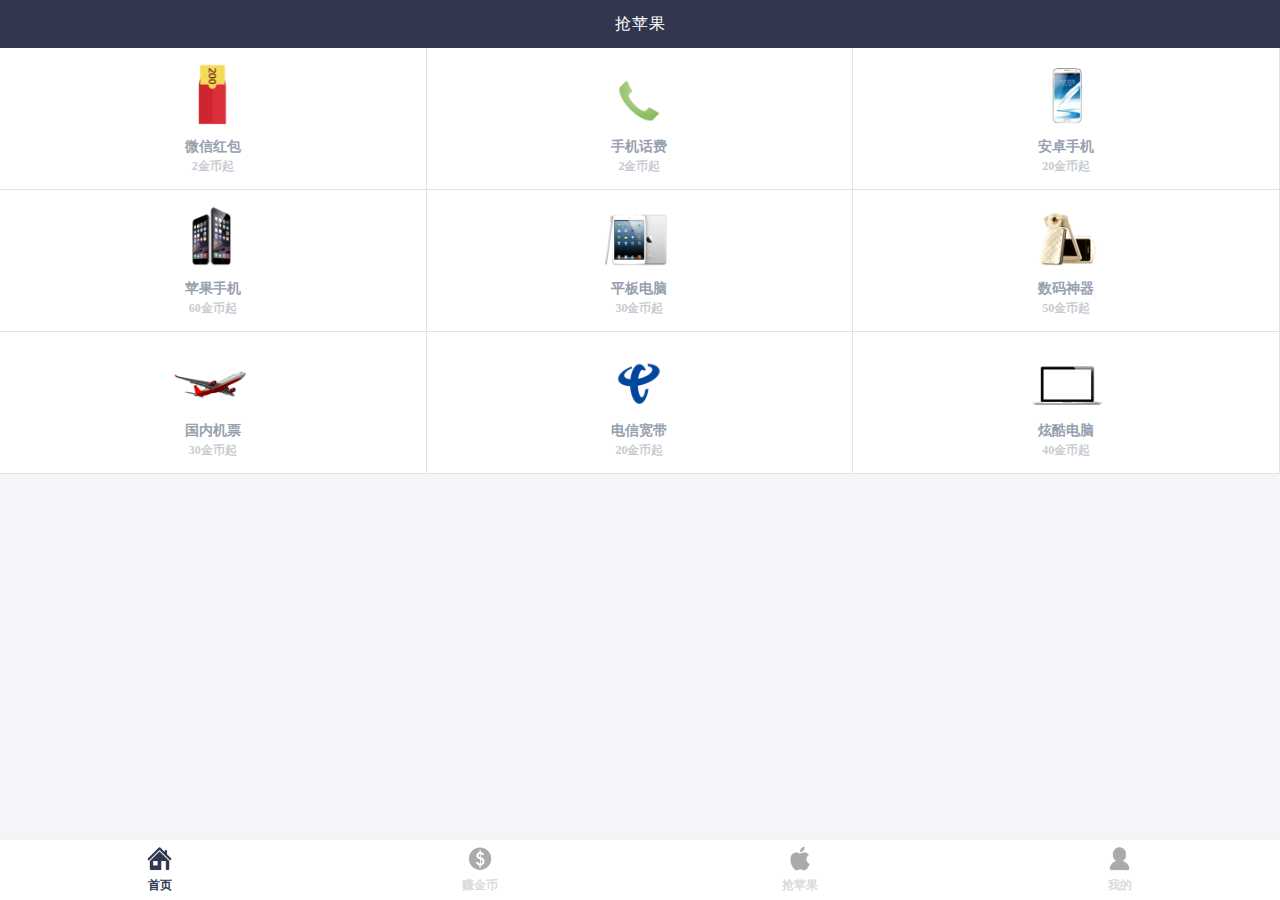
<file: index.html>
<!DOCTYPE html>
<html>
<head>
<meta http-equiv="Content-Type" content="text/html; charset=utf-8" />
<meta name="viewport" content="initial-scale=1.0, maximum-scale=1.0, user-scalable=no" />
<meta name="keywords" content="抢苹果" />
<meta name="description" content="抢苹果" />
<title>抢苹果</title>
<link href="css/public.css" rel="stylesheet" />
</head>
<body>
    <header>
        <h1>抢苹果</h1>
    </header>
    
    <div class="container white-container">
        <ul class="list-home clearfix">
            <li>
                <a href="grapapple.html">
                    <img src="images/red_packet_icon@2x.png" />
                    <h3>微信红包</h3>
                    <h4>2金币起</h4>
                </a>
            </li>
            <li>
                <a href="grapapple.html">
                    <img src="images/telephone_charge_icon@2x.png" />
                    <h3>手机话费</h3>
                    <h4>2金币起</h4>
                </a>
            </li>
            <li>
                <a href="grapapple.html">
                    <img src="images/Android_Phone_icon@2x.png" />
                    <h3>安卓手机</h3>
                    <h4>20金币起</h4>
                </a>
            </li>
            <li>
                <a href="grapapple.html">
                    <img src="images/Apple_iPhone_icon@2x.png" />
                    <h3>苹果手机</h3>
                    <h4>60金币起</h4>
                </a>
            </li>
            <li>
                <a href="grapapple.html">
                    <img src="images/tablet_PC_icon@2x.png" />
                    <h3>平板电脑</h3>
                    <h4>30金币起</h4>
                </a>
            </li>
            <li>
                <a href="grapapple.html">
                    <img src="images/digital_camera_icon@2x.png" />
                    <h3>数码神器</h3>
                    <h4>50金币起</h4>
                </a>
            </li>
            <li>
                <a href="grapapple.html">
                    <img src="images/air_ticket_icon@2x.png" />
                    <h3>国内机票</h3>
                    <h4>30金币起</h4>
                </a>
            </li>
            <li>
                <a href="grapapple.html">
                    <img src="images/broadband_icon@2x.png" />
                    <h3>电信宽带</h3>
                    <h4>20金币起</h4>
                </a>
            </li>
            <li>
                <a href="grapapple.html">
                    <img src="images/laptop_icon@2x.png" />
                    <h3>炫酷电脑</h3>
                    <h4>40金币起</h4>
                </a>
            </li>
        </ul>
    </div>
    
    <footer>
        <ul class="list-footer clearfix">
            <li class="active">
                <a href="index.html">
                    <img src="images/home_page_icon_h@2x.png" />
                    <h3>首页</h3>
                </a>
            </li>
            <li>
                <a href="earncoins.html">
                    <img src="images/make_money_icon@2x.png" />
                    <h3>赚金币</h3>
                </a>
            </li>
            <li>
                <a href="grapapple.html">
                    <img src="images/apple_icon@2x.png" />
                    <h3>抢苹果</h3>
                </a>
            </li>
            <li>
                <a href="personinfo.html">
                    <img src="images/mine_icon@2x.png" />
                    <h3>我的</h3>
                </a>
            </li>
        </ul>
    </footer>
</body>
</html>
</file>
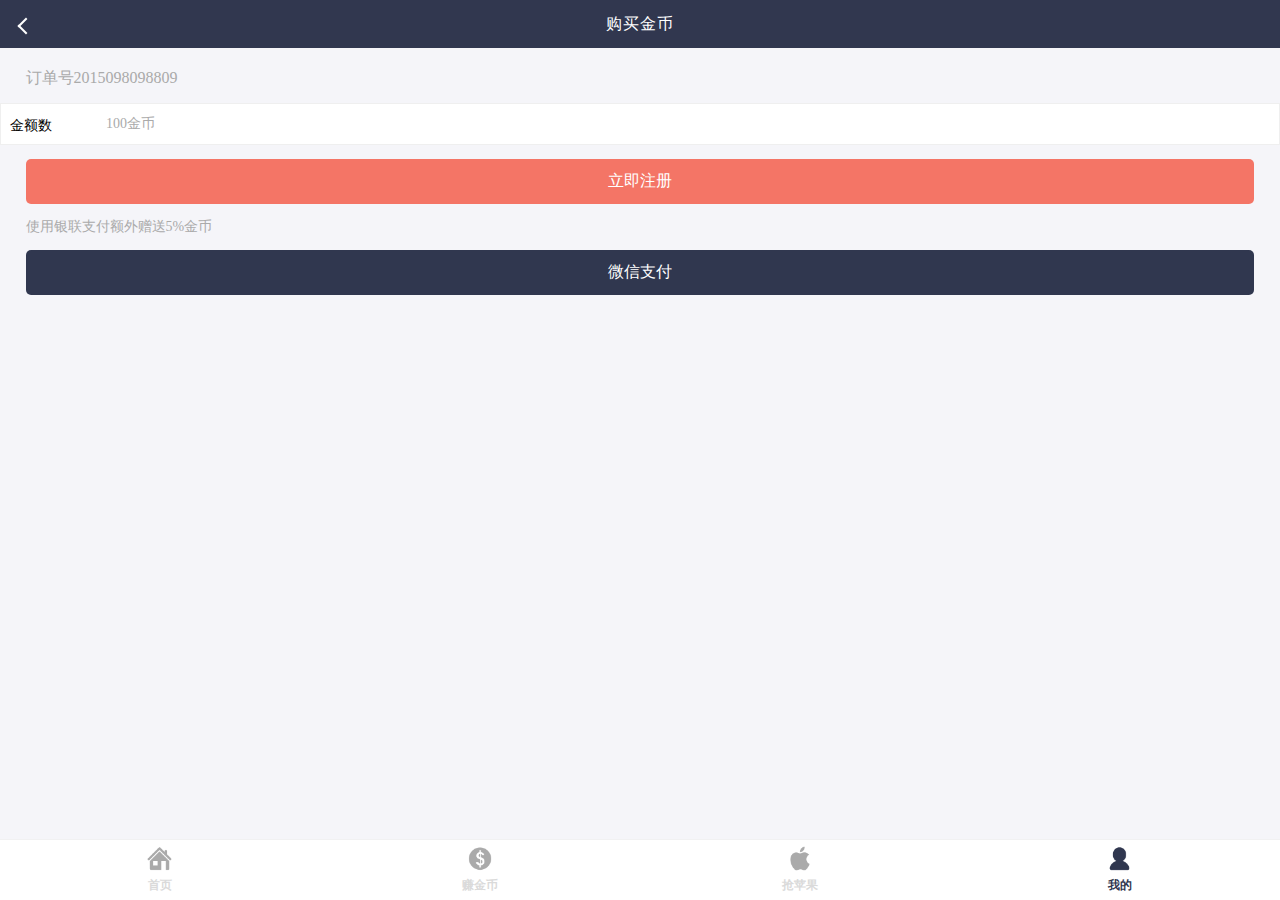
<file: buycoins.html>
<!DOCTYPE html>
<html>
<head>
<meta http-equiv="Content-Type" content="text/html; charset=utf-8" />
<meta name="viewport" content="initial-scale=1.0, maximum-scale=1.0, user-scalable=no" />
<meta name="keywords" content="抢苹果" />
<meta name="description" content="抢苹果" />
<title>抢苹果</title>
<link href="css/public.css" rel="stylesheet" />
</head>
<body>
    <header>
        <div class="return" onclick="window.history.go(-1)"></div>
        <h1>购买金币</h1>
    </header>
    
    <div class="container b-f5f5f9">
        <div class="dbspace"></div>
        <p class="w-96 c-aaaaaa">订单号2015098098809</p>
        <div class="relative">
            <input type="text" class="text-input" value="100金币" />
            <div class="text-tips">金额数</div>
        </div>
        <button class="btn btn-success">立即注册</button>
        <p class="w-96 c-aaaaaa f-14">使用银联支付额外赠送5%金币</p>
        <button class="btn btn-default">微信支付</button>
    </div>
    
    <footer>
        <ul class="list-footer clearfix">
            <li>
                <a href="index.html">
                    <img src="images/home_page_icon@2x.png" />
                    <h3>首页</h3>
                </a>
            </li>
            <li>
                <a href="earncoins.html">
                    <img src="images/make_money_icon@2x.png" />
                    <h3>赚金币</h3>
                </a>
            </li>
            <li>
                <a href="grapapple.html">
                    <img src="images/apple_icon@2x.png" />
                    <h3>抢苹果</h3>
                </a>
            </li>
            <li class="active">
                <a href="personinfo.html">
                    <img src="images/mine_icon_h@2x.png" />
                    <h3>我的</h3>
                </a>
            </li>
        </ul>
    </footer>
</body>
</html>
</file>
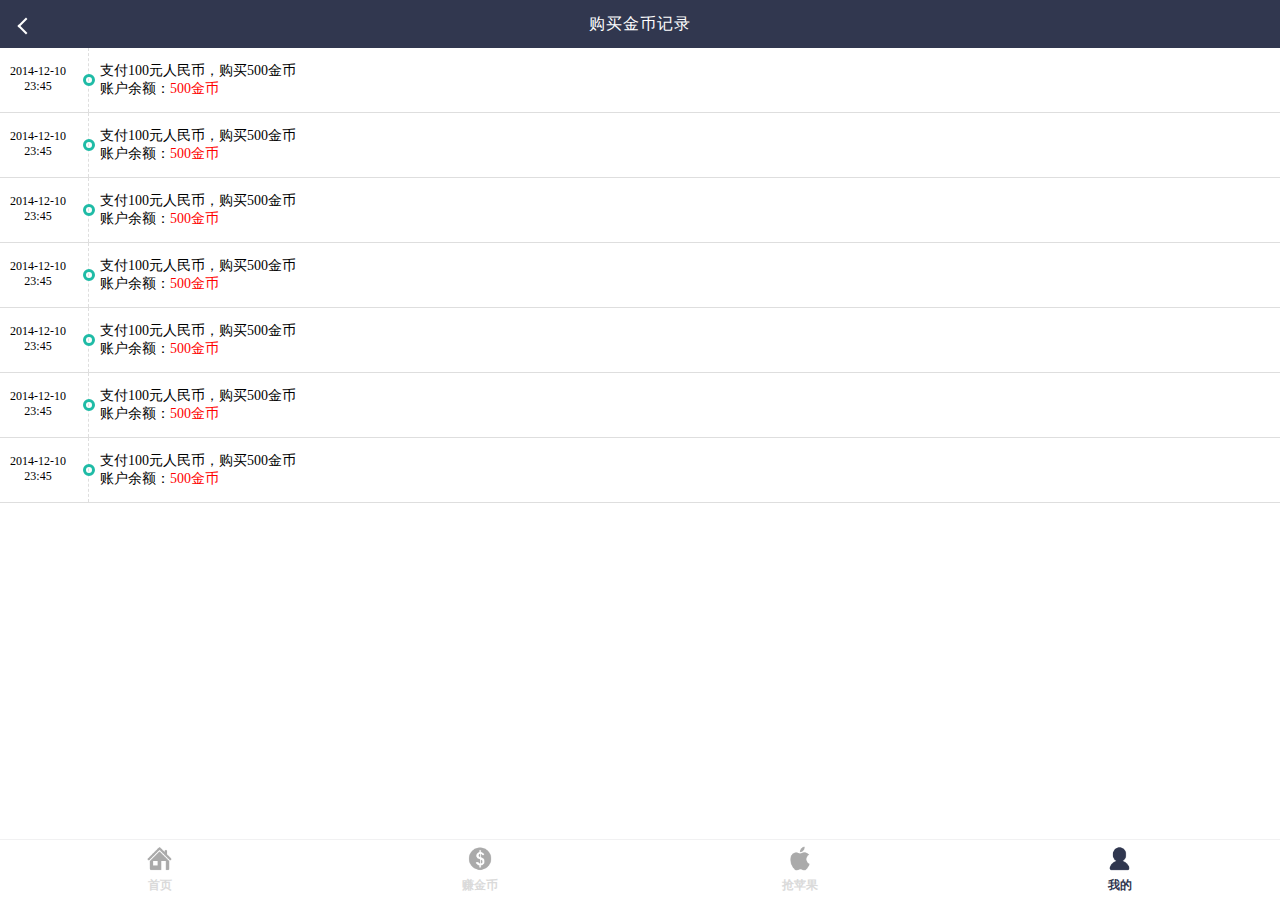
<file: buycoinsrecord.html>
<!DOCTYPE html>
<html>
<head>
<meta http-equiv="Content-Type" content="text/html; charset=utf-8" />
<meta name="viewport" content="initial-scale=1.0, maximum-scale=1.0, user-scalable=no" />
<meta name="keywords" content="抢苹果" />
<meta name="description" content="抢苹果" />
<title>抢苹果</title>
<link href="css/public.css" rel="stylesheet" />
</head>
<body class="white-body">
    <header>
        <div class="return" onclick="window.history.go(-1)"></div>
        <h1>购买金币记录</h1>
    </header>
    
    <div class="container">
        <ul class="list-record">
            <li>
                <div class="list-record-left">
                    <div class="list-record-time">
                         <p>2014-12-10</p>
                        <p>23:45</p>
                    </div>
                   
                    <div class="list-record-cicle"></div>
                </div>
                <div class="list-record-right">
                    <p>支付100元人民币，购买500金币</p>
                    <p>账户余额：<span class="red">500金币</span></p>
                </div>
            </li>
            
            <li>
                <div class="list-record-left">
                    <div class="list-record-time">
                         <p>2014-12-10</p>
                        <p>23:45</p>
                    </div>
                   
                    <div class="list-record-cicle"></div>
                </div>
                <div class="list-record-right">
                    <p>支付100元人民币，购买500金币</p>
                    <p>账户余额：<span class="red">500金币</span></p>
                </div>
            </li>
            
            <li>
                <div class="list-record-left">
                    <div class="list-record-time">
                         <p>2014-12-10</p>
                        <p>23:45</p>
                    </div>
                   
                    <div class="list-record-cicle"></div>
                </div>
                <div class="list-record-right">
                    <p>支付100元人民币，购买500金币</p>
                    <p>账户余额：<span class="red">500金币</span></p>
                </div>
            </li>
            
            <li>
                <div class="list-record-left">
                    <div class="list-record-time">
                         <p>2014-12-10</p>
                        <p>23:45</p>
                    </div>
                   
                    <div class="list-record-cicle"></div>
                </div>
                <div class="list-record-right">
                    <p>支付100元人民币，购买500金币</p>
                    <p>账户余额：<span class="red">500金币</span></p>
                </div>
            </li>
            
            <li>
                <div class="list-record-left">
                    <div class="list-record-time">
                         <p>2014-12-10</p>
                        <p>23:45</p>
                    </div>
                   
                    <div class="list-record-cicle"></div>
                </div>
                <div class="list-record-right">
                    <p>支付100元人民币，购买500金币</p>
                    <p>账户余额：<span class="red">500金币</span></p>
                </div>
            </li>
            
            <li>
                <div class="list-record-left">
                    <div class="list-record-time">
                         <p>2014-12-10</p>
                        <p>23:45</p>
                    </div>
                   
                    <div class="list-record-cicle"></div>
                </div>
                <div class="list-record-right">
                    <p>支付100元人民币，购买500金币</p>
                    <p>账户余额：<span class="red">500金币</span></p>
                </div>
            </li>
            
            <li>
                <div class="list-record-left">
                    <div class="list-record-time">
                         <p>2014-12-10</p>
                        <p>23:45</p>
                    </div>
                   
                    <div class="list-record-cicle"></div>
                </div>
                <div class="list-record-right">
                    <p>支付100元人民币，购买500金币</p>
                    <p>账户余额：<span class="red">500金币</span></p>
                </div>
            </li>
        </ul>
    </div>
    
    <footer>
        <ul class="list-footer clearfix">
            <li>
                <a href="index.html">
                    <img src="images/home_page_icon@2x.png" />
                    <h3>首页</h3>
                </a>
            </li>
            <li>
                <a href="earncoins.html">
                    <img src="images/make_money_icon@2x.png" />
                    <h3>赚金币</h3>
                </a>
            </li>
            <li>
                <a href="grapapple.html">
                    <img src="images/apple_icon@2x.png" />
                    <h3>抢苹果</h3>
                </a>
            </li>
            <li class="active">
                <a href="personinfo.html">
                    <img src="images/mine_icon_h@2x.png" />
                    <h3>我的</h3>
                </a>
            </li>
        </ul>
    </footer>
</body>
</html>
</file>
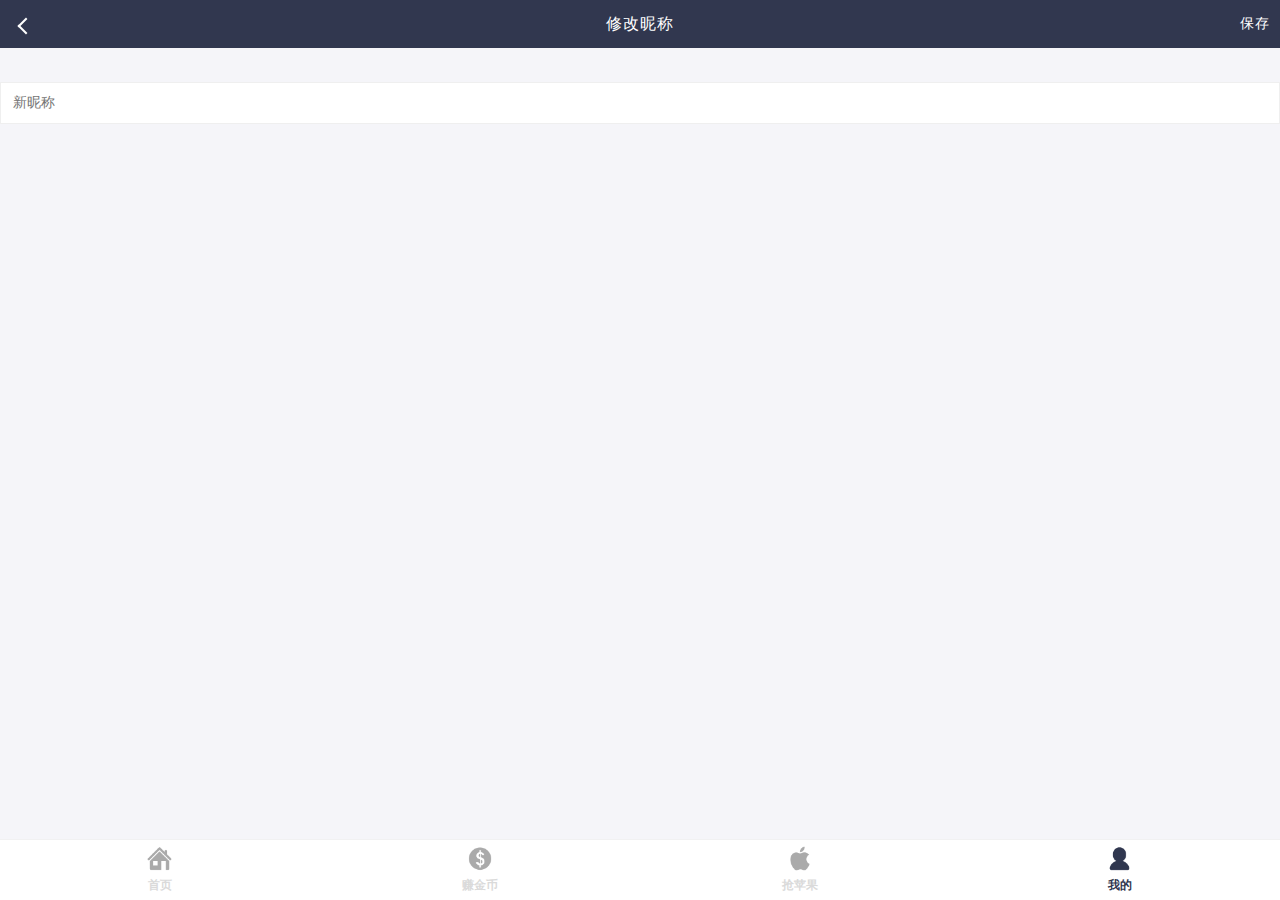
<file: changename.html>
<!DOCTYPE html>
<html>
<head>
<meta http-equiv="Content-Type" content="text/html; charset=utf-8" />
<meta name="viewport" content="initial-scale=1.0, maximum-scale=1.0, user-scalable=no" />
<meta name="keywords" content="抢苹果" />
<meta name="description" content="抢苹果" />
<title>抢苹果</title>
<link href="css/public.css" rel="stylesheet" />
</head>
<body>
    <header>
        <div class="return" onclick="window.history.go(-1)"></div>
        <h1>修改昵称</h1>
        <div class="h-right">保存</div>
    </header>
    
    <div class="container b-f5f5f9">
        <div class="dbspace"></div>
        <form id="changename-form">
            <input type="text" class="full-input" placeholder="新昵称" />
        </form>
    </div>
    
    <footer>
        <ul class="list-footer clearfix">
            <li>
                <a href="index.html">
                    <img src="images/home_page_icon@2x.png" />
                    <h3>首页</h3>
                </a>
            </li>
            <li>
                <a href="earncoins.html">
                    <img src="images/make_money_icon@2x.png" />
                    <h3>赚金币</h3>
                </a>
            </li>
            <li>
                <a href="grapapple.html">
                    <img src="images/apple_icon@2x.png" />
                    <h3>抢苹果</h3>
                </a>
            </li>
            <li class="active">
                <a href="personinfo.html">
                    <img src="images/mine_icon_h@2x.png" />
                    <h3>我的</h3>
                </a>
            </li>
        </ul>
    </footer>
</body>
</html>
</file>
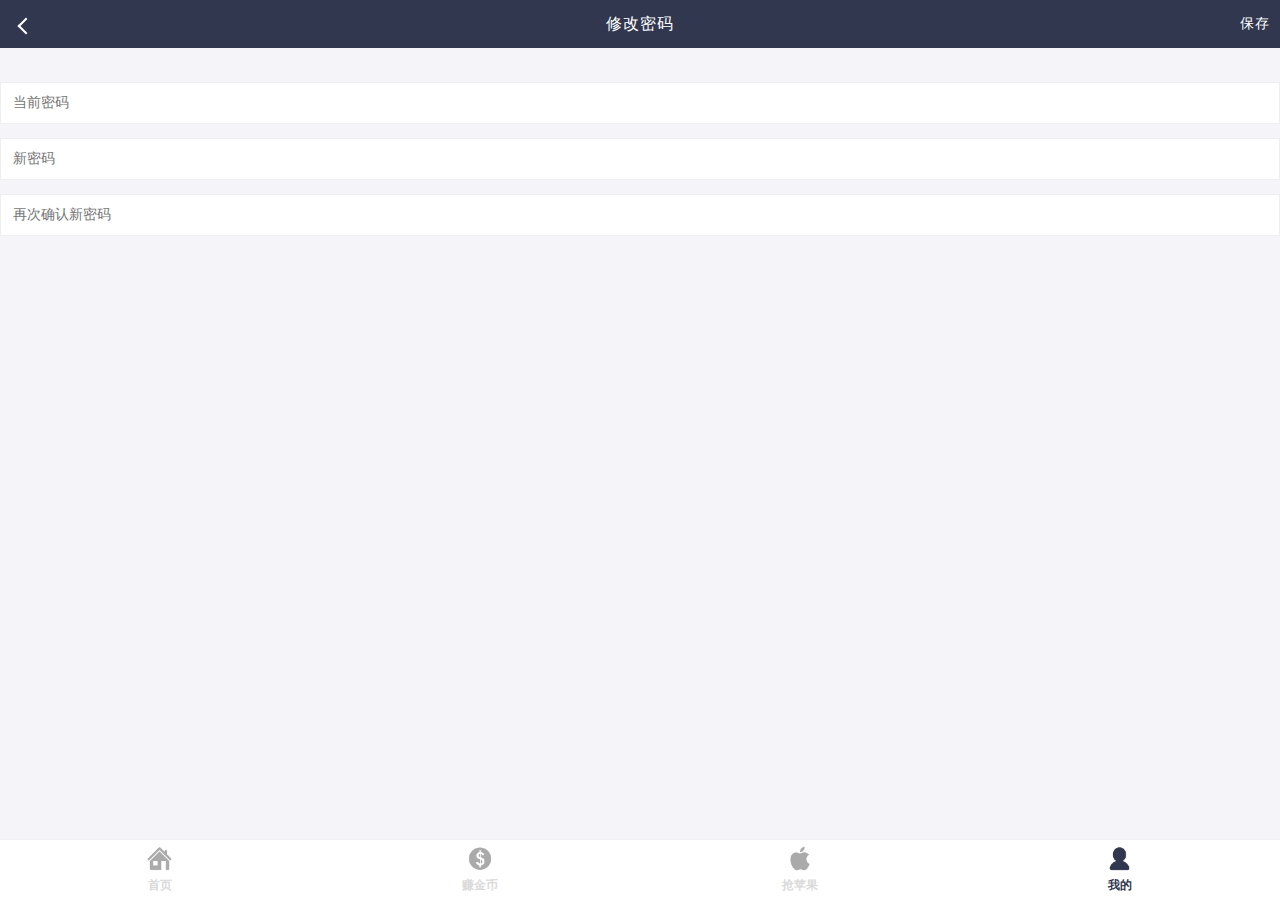
<file: changepwd.html>
<!DOCTYPE html>
<html>
<head>
<meta http-equiv="Content-Type" content="text/html; charset=utf-8" />
<meta name="viewport" content="initial-scale=1.0, maximum-scale=1.0, user-scalable=no" />
<meta name="keywords" content="抢苹果" />
<meta name="description" content="抢苹果" />
<title>抢苹果</title>
<link href="css/public.css" rel="stylesheet" />
</head>
<body>
    <header>
        <div class="return" onclick="window.history.go(-1)"></div>
        <h1>修改密码</h1>
        <div class="h-right">保存</div>
    </header>
    
    <div class="container b-f5f5f9">
        <div class="dbspace"></div>
        <form id="changepwd-form">
            <input type="text" class="full-input" placeholder="当前密码" />
            <input type="password" class="full-input" placeholder="新密码" />
            <input type="password" class="full-input" placeholder="再次确认新密码" />
        </form>
    </div>
    
    <footer>
        <ul class="list-footer clearfix">
            <li>
                <a href="index.html">
                    <img src="images/home_page_icon@2x.png" />
                    <h3>首页</h3>
                </a>
            </li>
            <li>
                <a href="earncoins.html">
                    <img src="images/make_money_icon@2x.png" />
                    <h3>赚金币</h3>
                </a>
            </li>
            <li>
                <a href="grapapple.html">
                    <img src="images/apple_icon@2x.png" />
                    <h3>抢苹果</h3>
                </a>
            </li>
            <li class="active">
                <a href="personinfo.html">
                    <img src="images/mine_icon_h@2x.png" />
                    <h3>我的</h3>
                </a>
            </li>
        </ul>
    </footer>
</body>
</html>
</file>
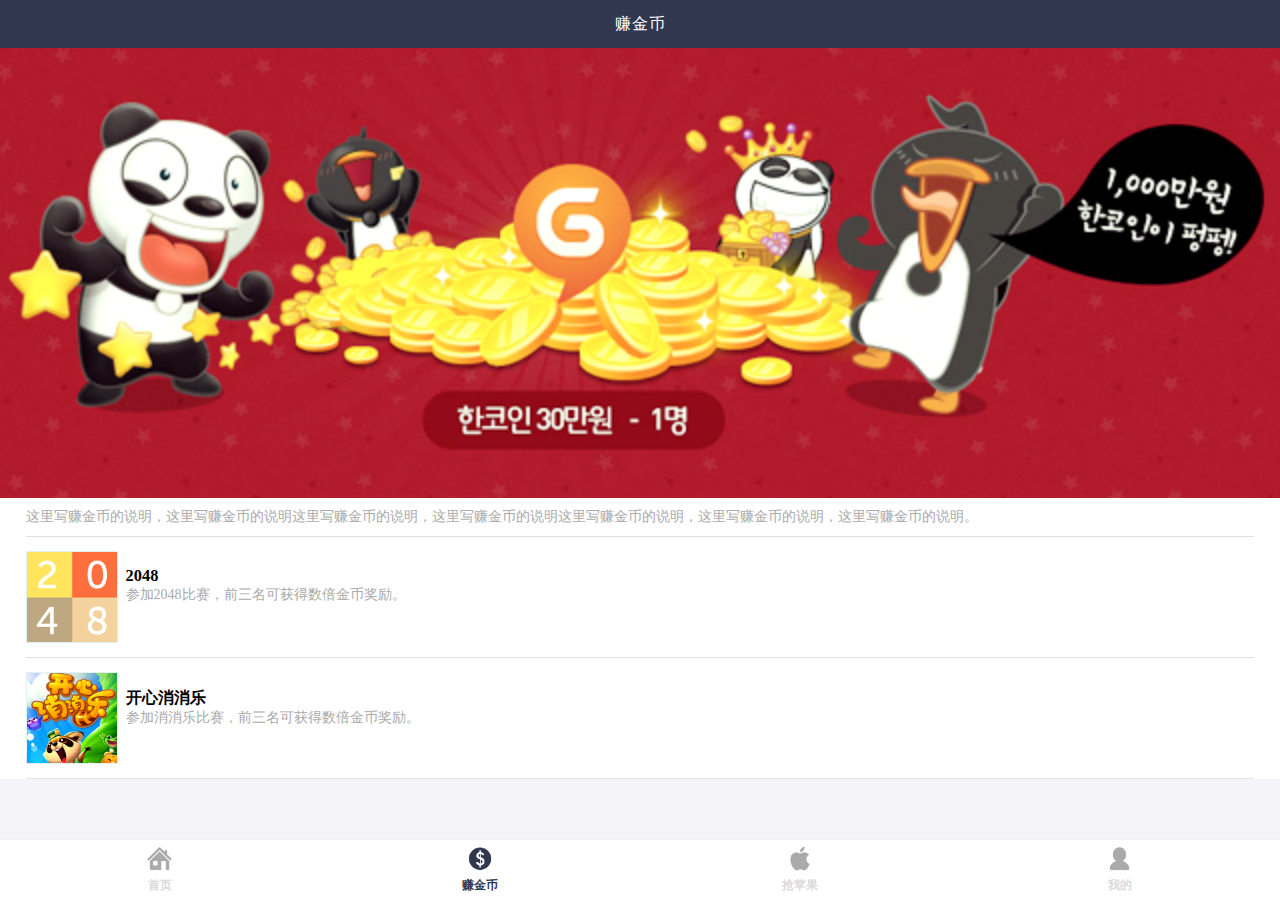
<file: earncoins.html>
<!DOCTYPE html>
<html>
<head>
<meta http-equiv="Content-Type" content="text/html; charset=utf-8" />
<meta name="viewport" content="initial-scale=1.0, maximum-scale=1.0, user-scalable=no" />
<meta name="keywords" content="抢苹果" />
<meta name="description" content="抢苹果" />
<title>抢苹果</title>
<link href="css/public.css" rel="stylesheet" />
</head>
<body>
    <header>
        <h1>赚金币</h1>
    </header>
    
    <div class="container white-container">
        <img class="block full" src="images/index2_head.png" />
        <div class="space"></div>
        <div class="description">
            这里写赚金币的说明，这里写赚金币的说明这里写赚金币的说明，这里写赚金币的说明这里写赚金币的说明，这里写赚金币的说明，这里写赚金币的说明。
        </div>
        <div class="space"></div>
        <ul class="list-active">
            <li class="clearfix">
                <div class="list-active-left">
                    <img src="images/game_2048.png" />
                </div>
                <div class="list-active-right">
                    <div class="rows p-top-15">
                        <h3>2048</h3>
                        <p class="c-aaaaaa">参加2048比赛，前三名可获得数倍金币奖励。</p>
                    </div>
                </div>
            </li>
            
            <li class="clearfix">
                <div class="list-active-left">
                    <img src="images/game_xxl.png" />
                </div>
                <div class="list-active-right">
                    <div class="rows p-top-15">
                        <h3>开心消消乐</h3>
                        <p class="c-aaaaaa">参加消消乐比赛，前三名可获得数倍金币奖励。</p>
                    </div>
                </div>
            </li>
        </ul>
    </div>
    
    <footer>
        <ul class="list-footer clearfix">
            <li>
                <a href="index.html">
                    <img src="images/home_page_icon@2x.png" />
                    <h3>首页</h3>
                </a>
            </li>
            <li class="active">
                <a href="earncoins.html">
                    <img src="images/make_money_icon_h@2x.png" />
                    <h3>赚金币</h3>
                </a>
            </li>
            <li>
                <a href="grapapple.html">
                    <img src="images/apple_icon@2x.png" />
                    <h3>抢苹果</h3>
                </a>
            </li>
            <li>
                <a href="personinfo.html">
                    <img src="images/mine_icon@2x.png" />
                    <h3>我的</h3>
                </a>
            </li>
        </ul>
    </footer>
</body>
</html>
</file>
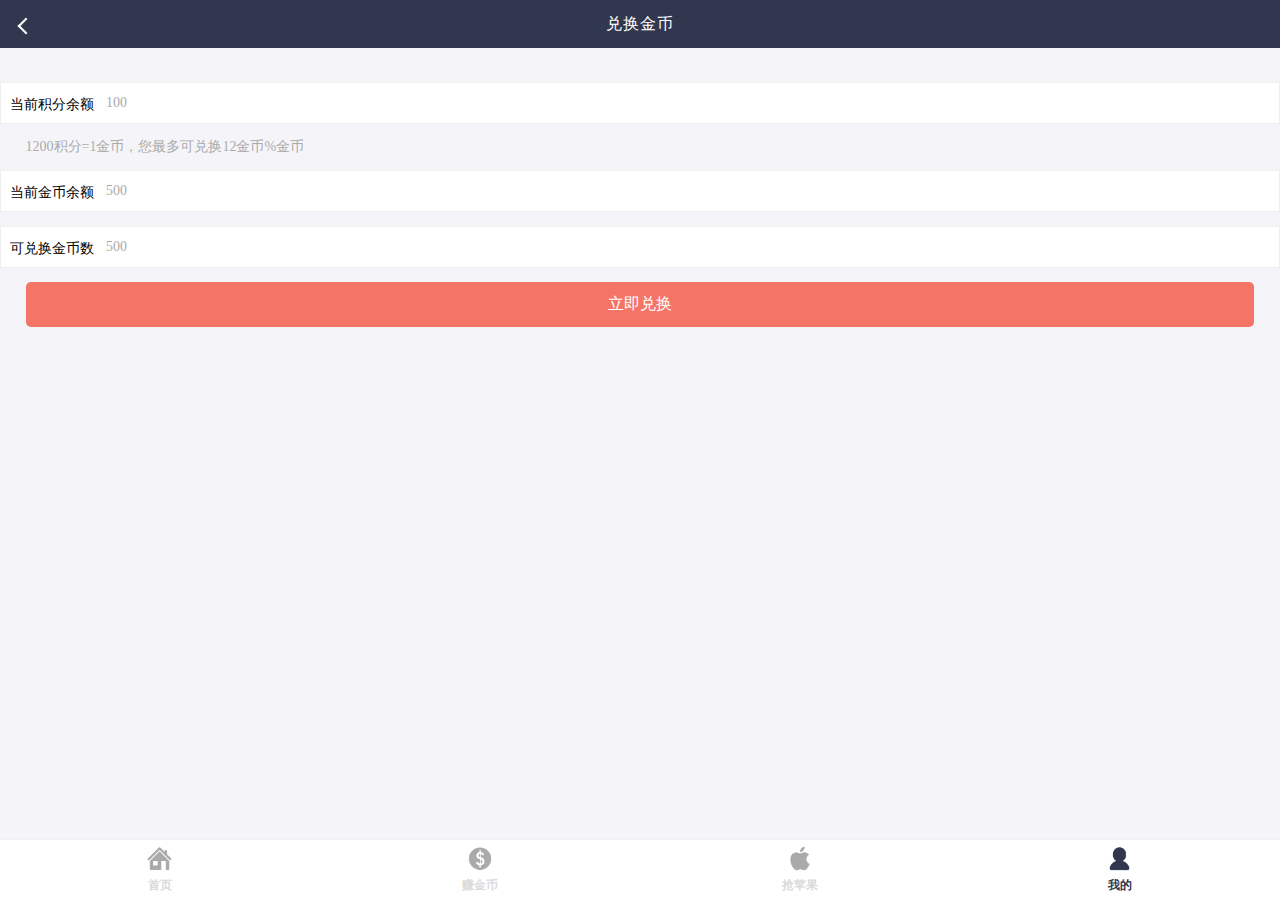
<file: exchangecoins.html>
<!DOCTYPE html>
<html>
<head>
<meta http-equiv="Content-Type" content="text/html; charset=utf-8" />
<meta name="viewport" content="initial-scale=1.0, maximum-scale=1.0, user-scalable=no" />
<meta name="keywords" content="抢苹果" />
<meta name="description" content="抢苹果" />
<title>抢苹果</title>
<link href="css/public.css" rel="stylesheet" />
</head>
<body>
    <header>
        <div class="return" onclick="window.history.go(-1)"></div>
        <h1>兑换金币</h1>
    </header>
    
    <div class="container b-f5f5f9">
        <div class="dbspace"></div>
        <div class="relative">
            <input type="text" class="text-input" value="100" />
            <div class="text-tips">当前积分余额</div>
        </div>
        <p class="w-96 c-aaaaaa f-14">1200积分=1金币，您最多可兑换12金币%金币</p>
        <div class="relative">
            <input type="text" class="text-input" value="500" />
            <div class="text-tips">当前金币余额</div>
        </div>
        <div class="relative">
            <input type="text" class="text-input" value="500" />
            <div class="text-tips">可兑换金币数</div>
        </div>
        <button class="btn btn-success">立即兑换</button>
    </div>
    
    <footer>
        <ul class="list-footer clearfix">
            <li>
                <a href="index.html">
                    <img src="images/home_page_icon@2x.png" />
                    <h3>首页</h3>
                </a>
            </li>
            <li>
                <a href="earncoins.html">
                    <img src="images/make_money_icon@2x.png" />
                    <h3>赚金币</h3>
                </a>
            </li>
            <li>
                <a href="grapapple.html">
                    <img src="images/apple_icon@2x.png" />
                    <h3>抢苹果</h3>
                </a>
            </li>
            <li class="active">
                <a href="personinfo.html">
                    <img src="images/mine_icon_h@2x.png" />
                    <h3>我的</h3>
                </a>
            </li>
        </ul>
    </footer>
</body>
</html>
</file>
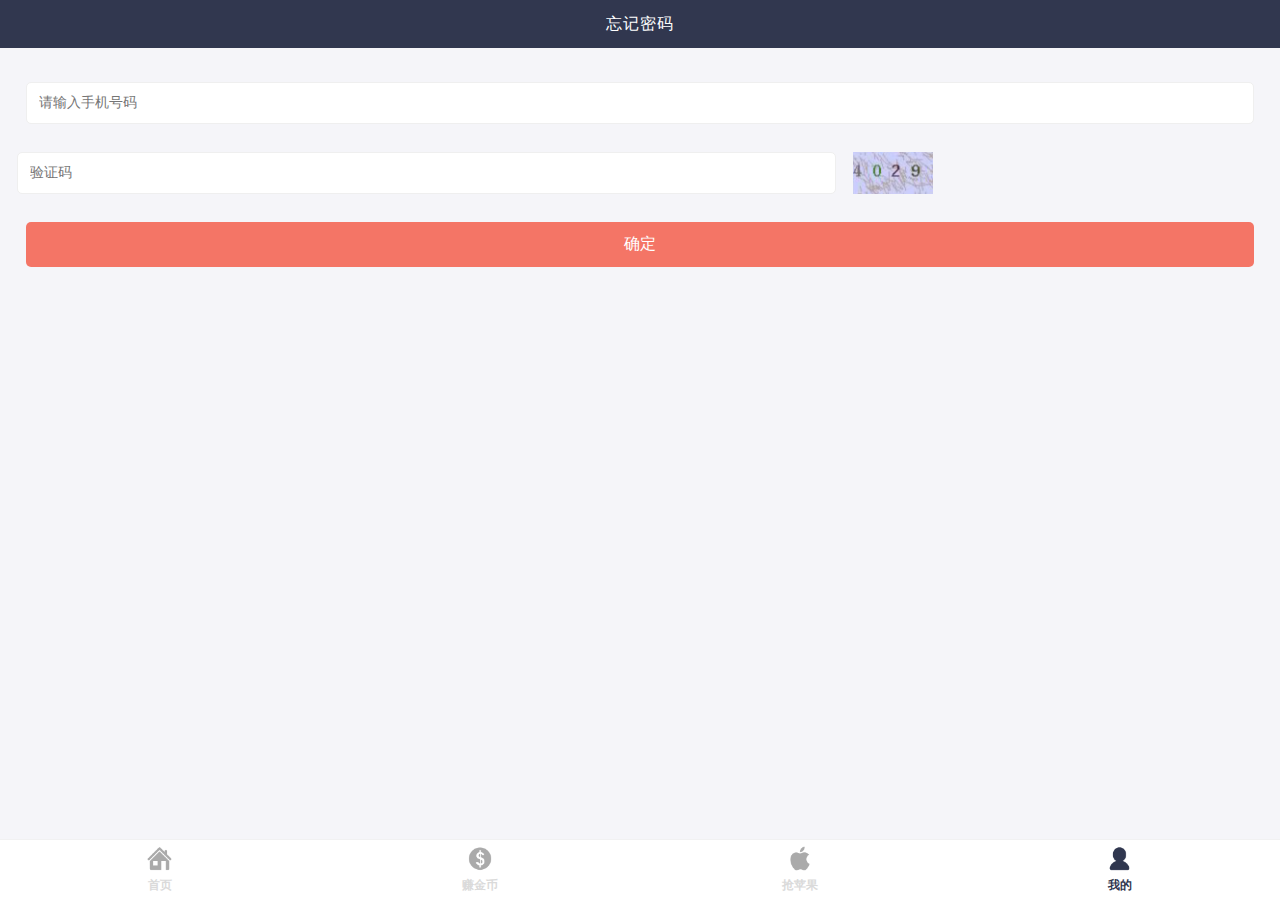
<file: forgetpwd.html>
<!DOCTYPE html>
<html>
<head>
<meta http-equiv="Content-Type" content="text/html; charset=utf-8" />
<meta name="viewport" content="initial-scale=1.0, maximum-scale=1.0, user-scalable=no" />
<meta name="keywords" content="抢苹果" />
<meta name="description" content="抢苹果" />
<title>抢苹果</title>
<link href="css/public.css" rel="stylesheet" />
</head>
<body>
    <header>
        <h1>忘记密码</h1>
    </header>
    
    <div class="container b-f5f5f9">
        <div class="dbspace"></div>
        <form id="login-form">
            <input type="text" placeholder="请输入手机号码" />
            <div class="rows">
                <div class="col-8">
                    <input type="password" placeholder="验证码" />
                </div>
                <div class="col-4">
                    <img class="block h-42 m-top-14" src="images/verify_code.png" />
                </div>
            </div>
            
            <button class="btn btn-success">确定</button>
        </form>
    </div>
    
    <footer>
        <ul class="list-footer clearfix">
            <li>
                <a href="index.html">
                    <img src="images/home_page_icon@2x.png" />
                    <h3>首页</h3>
                </a>
            </li>
            <li>
                <a href="earncoins.html">
                    <img src="images/make_money_icon@2x.png" />
                    <h3>赚金币</h3>
                </a>
            </li>
            <li>
                <a href="grapapple.html">
                    <img src="images/apple_icon@2x.png" />
                    <h3>抢苹果</h3>
                </a>
            </li>
            <li class="active">
                <a href="personinfo.html">
                    <img src="images/mine_icon_h@2x.png" />
                    <h3>我的</h3>
                </a>
            </li>
        </ul>
    </footer>
</body>
</html>
</file>
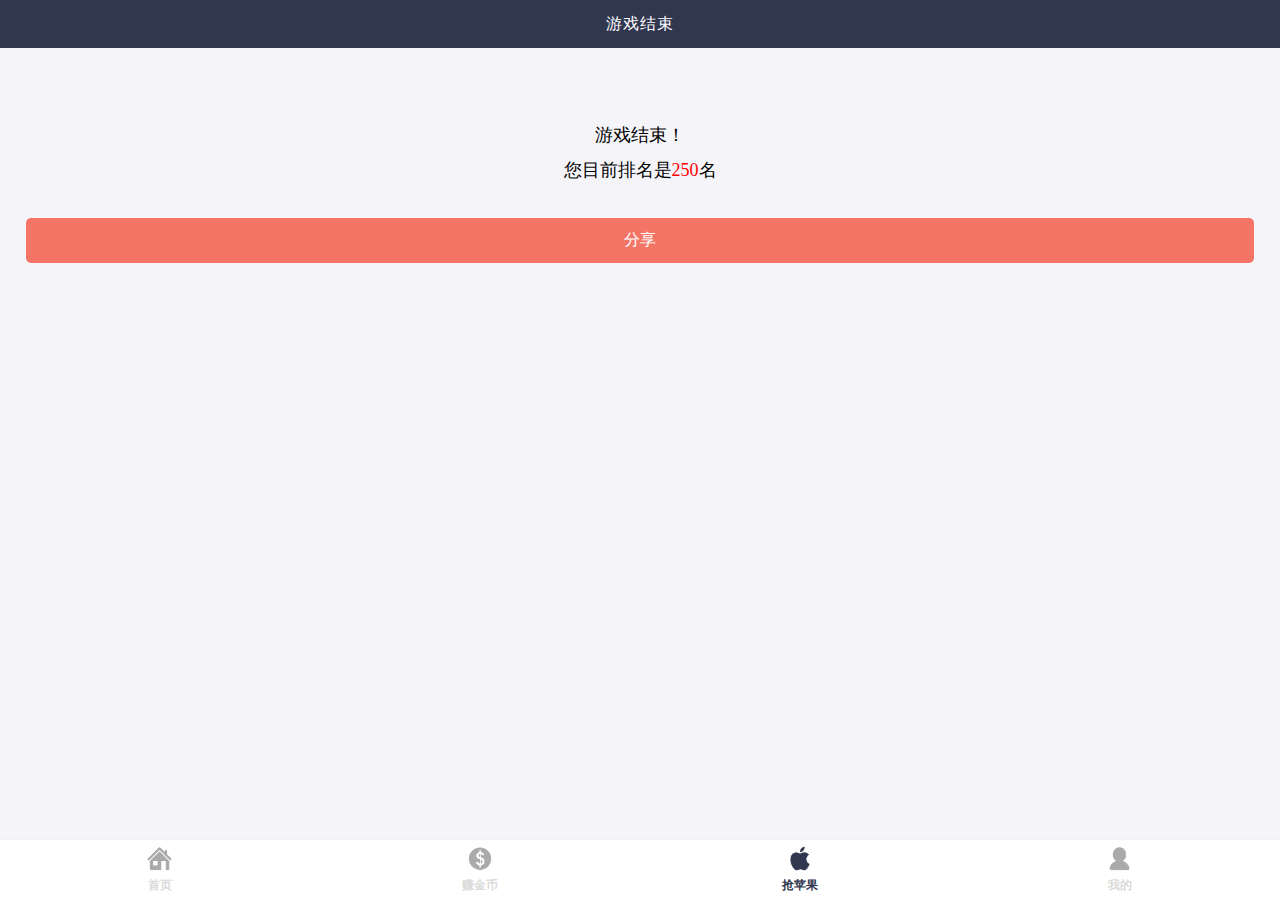
<file: gameover.html>
<!DOCTYPE html>
<html>
<head>
<meta http-equiv="Content-Type" content="text/html; charset=utf-8" />
<meta name="viewport" content="initial-scale=1.0, maximum-scale=1.0, user-scalable=no" />
<meta name="keywords" content="抢苹果" />
<meta name="description" content="抢苹果" />
<title>抢苹果</title>
<link href="css/public.css" rel="stylesheet" />
</head>
<body>
    <header>
        <h1>游戏结束</h1>
    </header>
    
    <div class="container b-f5f5f9">
        <div class="dbspace"></div>
        <div class="game-over-info">
            <p>游戏结束！</p>
            <p>您目前排名是<span class="red">250</span>名</p>
        </div>
        <button class="btn btn-success">分享</button>
    </div>
    
    <footer>
        <ul class="list-footer clearfix">
            <li>
                <a href="index.html">
                    <img src="images/home_page_icon@2x.png" />
                    <h3>首页</h3>
                </a>
            </li>
            <li>
                <a href="earncoins.html">
                    <img src="images/make_money_icon@2x.png" />
                    <h3>赚金币</h3>
                </a>
            </li>
            <li class="active">
                <a href="grapapple.html">
                    <img src="images/apple_icon_h@2x.png" />
                    <h3>抢苹果</h3>
                </a>
            </li>
            <li>
                <a href="personinfo.html">
                    <img src="images/mine_icon@2x.png" />
                    <h3>我的</h3>
                </a>
            </li>
        </ul>
    </footer>
</body>
</html>
</file>
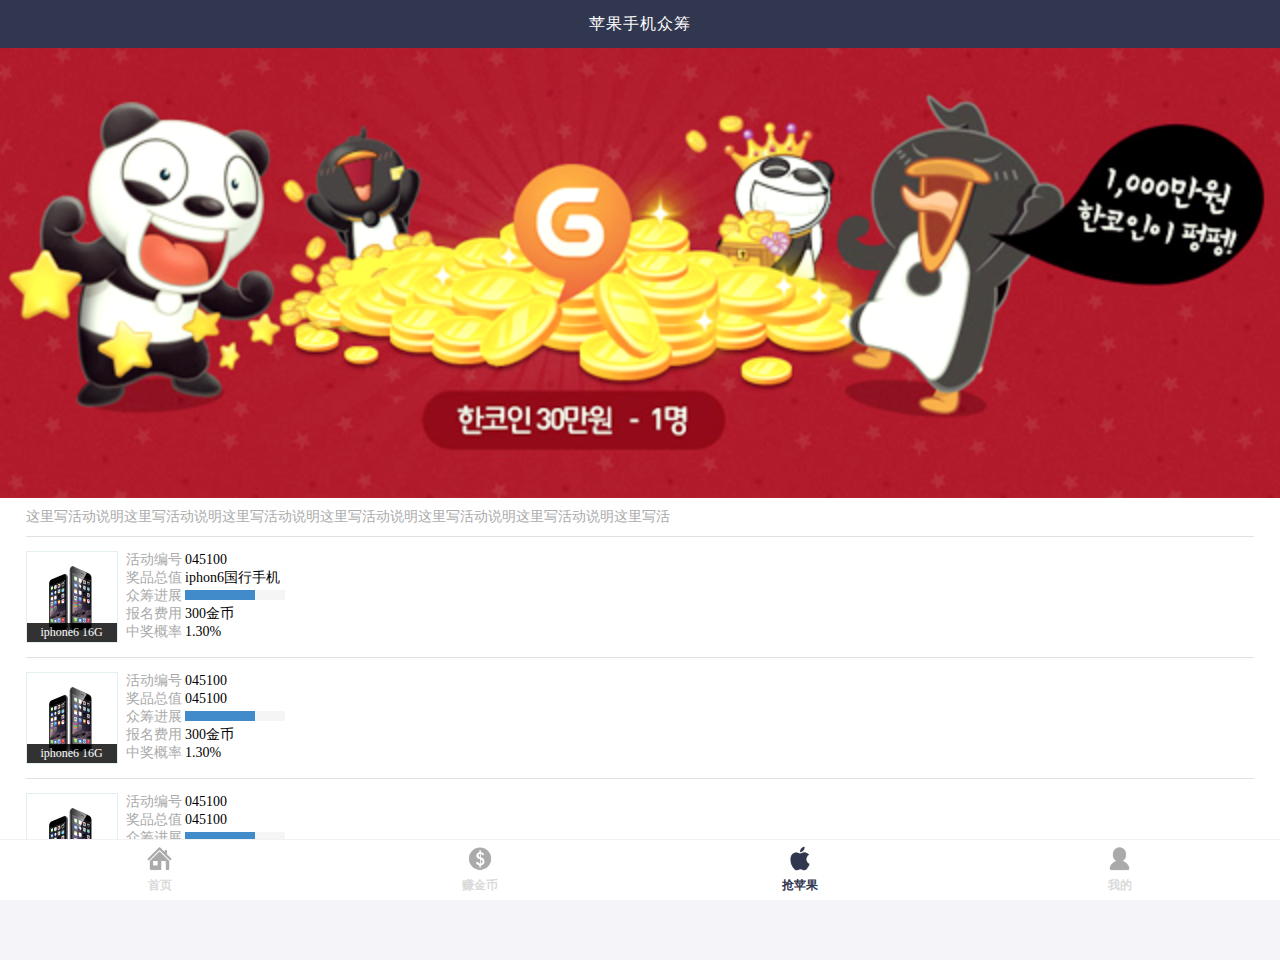
<file: grapapple.html>
<!DOCTYPE html>
<html>
<head>
<meta http-equiv="Content-Type" content="text/html; charset=utf-8" />
<meta name="viewport" content="initial-scale=1.0, maximum-scale=1.0, user-scalable=no" />
<meta name="keywords" content="抢苹果" />
<meta name="description" content="抢苹果" />
<title>抢苹果</title>
<link href="css/public.css" rel="stylesheet" />
</head>
<body>
    <header>
        <h1>苹果手机众筹</h1>
    </header>
    
    <div class="container white-container">
        <img class="block full" src="images/index2_head.png" />
        <div class="space"></div>
        <div class="description">
            这里写活动说明这里写活动说明这里写活动说明这里写活动说明这里写活动说明这里写活动说明这里写活
        </div>
        <div class="space"></div>
        <ul class="list-active">
            <li class="clearfix">
                <div class="list-active-left">
                    <img src="images/Apple_iPhone_icon@2x.png" />
                    <h5>iphone6 16G</h5>
                </div>
                <div class="list-active-right">
                    <div class="rows">
                        <span class="inline-block c-aaaaaa">活动编号&nbsp;</span>
                        <span class="inline-block">045100</span>
                    </div>
                    <div class="rows">
                        <span class="inline-block c-aaaaaa">奖品总值&nbsp;</span>
                        <span class="inline-block">iphon6国行手机</span>
                    </div>
                    <div class="rows">
                        <span class="inline-block c-aaaaaa">众筹进展&nbsp;</span>
                        <span class="inline-block w-100">
                            <div class="progress">
                                <div class="progress-bar" style="width: 70%;"></div>
                            </div>
                        </span>
                    </div>
                    <div class="rows">
                        <span class="inline-block c-aaaaaa">报名费用&nbsp;</span>
                        <span class="inline-block">300金币</span>
                    </div>
                    <div class="rows">
                        <span class="inline-block c-aaaaaa">中奖概率&nbsp;</span>
                        <span class="inline-block">1.30%</span>
                    </div>
                </div>
            </li>
            <li class="clearfix">
                <div class="list-active-left">
                    <img src="images/Apple_iPhone_icon@2x.png" />
                    <h5>iphone6 16G</h5>
                </div>
                <div class="list-active-right">
                    <div class="rows">
                        <span class="inline-block c-aaaaaa">活动编号&nbsp;</span>
                        <span class="inline-block">045100</span>
                    </div>
                    <div class="rows">
                        <span class="inline-block c-aaaaaa">奖品总值&nbsp;</span>
                        <span class="inline-block">045100</span>
                    </div>
                    <div class="rows">
                        <span class="inline-block c-aaaaaa">众筹进展&nbsp;</span>
                        <span class="inline-block w-100">
                            <div class="progress">
                                <div class="progress-bar" style="width: 70%;"></div>
                            </div>
                        </span>
                    </div>
                    <div class="rows">
                        <span class="inline-block c-aaaaaa">报名费用&nbsp;</span>
                        <span class="inline-block">300金币</span>
                    </div>
                    <div class="rows">
                        <span class="inline-block c-aaaaaa">中奖概率&nbsp;</span>
                        <span class="inline-block">1.30%</span>
                    </div>
                </div>
            </li>
            <li class="clearfix">
                <div class="list-active-left">
                    <img src="images/Apple_iPhone_icon@2x.png" />
                    <h5>iphone6 16G</h5>
                </div>
                <div class="list-active-right">
                    <div class="rows">
                        <span class="inline-block c-aaaaaa">活动编号&nbsp;</span>
                        <span class="inline-block">045100</span>
                    </div>
                    <div class="rows">
                        <span class="inline-block c-aaaaaa">奖品总值&nbsp;</span>
                        <span class="inline-block">045100</span>
                    </div>
                    <div class="rows">
                        <span class="inline-block c-aaaaaa">众筹进展&nbsp;</span>
                        <span class="inline-block w-100">
                            <div class="progress">
                                <div class="progress-bar" style="width: 70%;"></div>
                            </div>
                        </span>
                    </div>
                    <div class="rows">
                        <span class="inline-block c-aaaaaa">报名费用&nbsp;</span>
                        <span class="inline-block">300金币</span>
                    </div>
                    <div class="rows">
                        <span class="inline-block c-aaaaaa">中奖概率&nbsp;</span>
                        <span class="inline-block">1.30%</span>
                    </div>
                </div>
            </li>
        </ul>
    </div>
    
    <footer>
        <ul class="list-footer clearfix">
            <li>
                <a href="index.html">
                    <img src="images/home_page_icon@2x.png" />
                    <h3>首页</h3>
                </a>
            </li>
            <li>
                <a href="earncoins.html">
                    <img src="images/make_money_icon@2x.png" />
                    <h3>赚金币</h3>
                </a>
            </li>
            <li class="active">
                <a href="grapapple.html">
                    <img src="images/apple_icon_h@2x.png" />
                    <h3>抢苹果</h3>
                </a>
            </li>
            <li>
                <a href="personinfo.html">
                    <img src="images/mine_icon@2x.png" />
                    <h3>我的</h3>
                </a>
            </li>
        </ul>
    </footer>
    
    <div class="modal modal-sign">
        <div class="modal-title">报名参加活动</div>
        <div class="modal-content">
            <ul class="list-sign">
                <li>
                    <span>报名编号: </span>
                    <span>201501014890</span>
                </li>
                <li>
                    <span>活动编号: </span>
                    <span>201501014890</span>
                </li>
                <li>
                    <span>账户余额: </span>
                    <span>500金币</span>
                </li>
                <li>
                    <span>消费金币: </span>
                    <span>100金币</span>
                </li>
            </ul>
            <button class="btn btn-success btn-sign">确定</button>
            <p>报名后需立即参加游戏比赛哦~</p>
            <div class="space"></div>
        </div>
    </div>
    
    <div class="modal modal-tips">
        <div class="modal-title">温馨提示</div>
        <div class="modal-content">
            <p>您的金币余额不足，</p>
            <p>您可以进行充值或赚取金币。</p>
            <div class="line"></div>
            <button class="btn btn-success btn-recharge">现金充值</button>
            <button class="btn btn-fail btn-earn">赚取金币</button>
        </div>
    </div>
    
    <script type="text/javascript" src="js/jquery.js"></script>
    <script type=text/javascript src="js/block.js"></script>
    <script type="text/javascript">
        $(function(){
            $('.list-active li').click(function(){
                $.blockUI({
                     message: $('.modal-sign'), 
                    css: { top:'100px', width:'96%', border:0, left:'2%'}
                });
            });
            
            $('.btn-sign').click(function(){
                $.unblockUI({
                    onUnblock:function(){//关闭弹窗后的回调函数
                        $.blockUI({
                             message: $('.modal-tips'), 
                            css: { top:'100px', width:'96%', border:0, left:'2%'}
                        });
                    }
                });
                
            });
            
            $('.btn-earn, .btn-recharge').click(function(){
                $.unblockUI();
            });
        });
    </script>
</body>
</html>
</file>
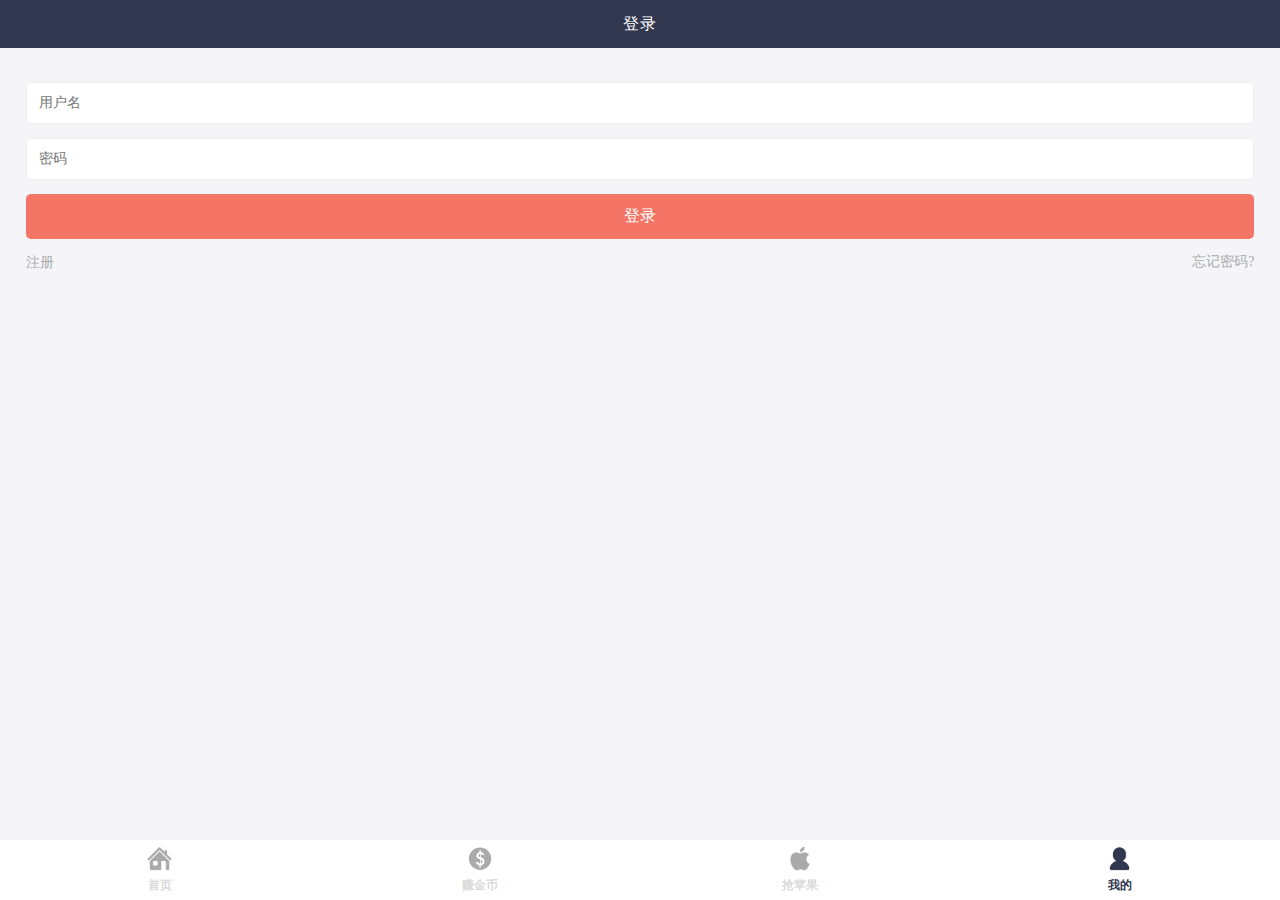
<file: login.html>
<!DOCTYPE html>
<html>
<head>
<meta http-equiv="Content-Type" content="text/html; charset=utf-8" />
<meta name="viewport" content="initial-scale=1.0, maximum-scale=1.0, user-scalable=no" />
<meta name="keywords" content="抢苹果" />
<meta name="description" content="抢苹果" />
<title>抢苹果</title>
<link href="css/public.css" rel="stylesheet" />
</head>
<body>
    <header>
        <h1>登录</h1>
    </header>
    
    <div class="container b-f5f5f9">
        <div class="dbspace"></div>
        <form id="login-form">
            <input type="text" placeholder="用户名" />
            <input type="password" placeholder="密码" />
            <button class="btn btn-success">登录</button>
        </form>
        <div class="w-96 relative">
            <a class="c-aaaaaa f-14" href="registe.html">注册</a>
            <a class="p-right c-aaaaaa f-14" href="forgetpwd.html">忘记密码?</a>
        </div>
    </div>
    
    <footer>
        <ul class="list-footer clearfix">
            <li>
                <a href="index.html">
                    <img src="images/home_page_icon@2x.png" />
                    <h3>首页</h3>
                </a>
            </li>
            <li>
                <a href="earncoins.html">
                    <img src="images/make_money_icon@2x.png" />
                    <h3>赚金币</h3>
                </a>
            </li>
            <li>
                <a href="grapapple.html">
                    <img src="images/apple_icon@2x.png" />
                    <h3>抢苹果</h3>
                </a>
            </li>
            <li class="active">
                <a href="personinfo.html">
                    <img src="images/mine_icon_h@2x.png" />
                    <h3>我的</h3>
                </a>
            </li>
        </ul>
    </footer>
</body>
</html>
</file>
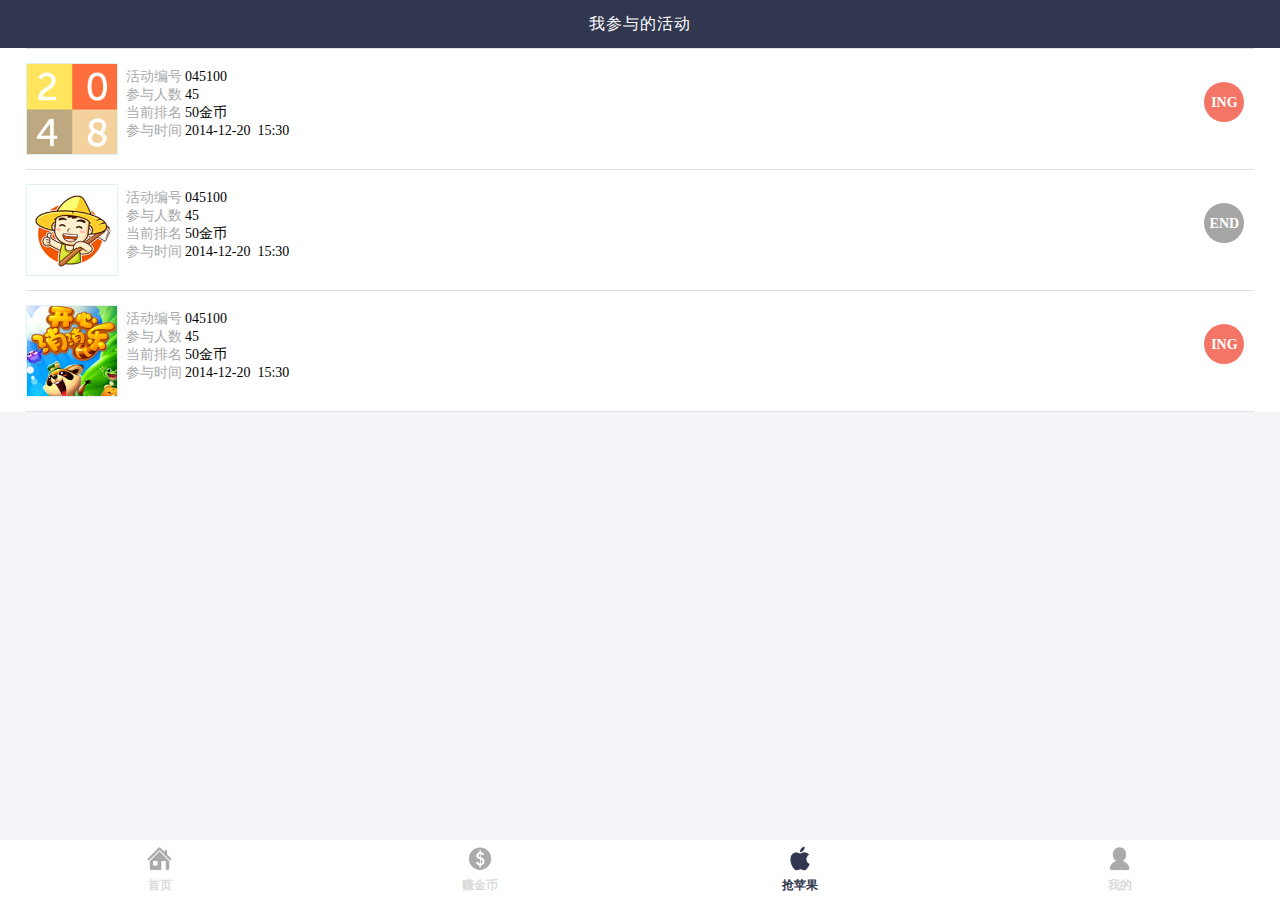
<file: myactive.html>
<!DOCTYPE html>
<html>
<head>
<meta http-equiv="Content-Type" content="text/html; charset=utf-8" />
<meta name="viewport" content="initial-scale=1.0, maximum-scale=1.0, user-scalable=no" />
<meta name="keywords" content="抢苹果" />
<meta name="description" content="抢苹果" />
<title>抢苹果</title>
<link href="css/public.css" rel="stylesheet" />
</head>
<body>
    <header>
        <h1>我参与的活动</h1>
    </header>
    
    <div class="container white-container">
        <ul class="list-active">
            <li class="clearfix">
                <div class="list-active-left">
                    <img src="images/game_2048.png" />
                </div>
                <div class="list-active-right">
                    <div class="rows p-top-5">
                        <span class="inline-block c-aaaaaa">活动编号&nbsp;</span>
                        <span class="inline-block">045100</span>
                    </div>
                    <div class="rows">
                        <span class="inline-block c-aaaaaa">参与人数&nbsp;</span>
                        <span class="inline-block">45</span>
                    </div>
                    <div class="rows">
                        <span class="inline-block c-aaaaaa">当前排名&nbsp;</span>
                        <span class="inline-block">50金币</span>
                    </div>
                    <div class="rows">
                        <span class="inline-block c-aaaaaa">参与时间&nbsp;</span>
                        <span class="inline-block">2014-12-20</span>&nbsp;
                        <span class="inline-block">15:30</span>
                    </div>
                    <div class="list-active-status status status-ing">ING</div>
                </div>
            </li>
            
            <li class="clearfix">
                <div class="list-active-left">
                    <img src="images/game_zxq.png" />
                </div>
                <div class="list-active-right">
                    <div class="rows p-top-5">
                        <span class="inline-block c-aaaaaa">活动编号&nbsp;</span>
                        <span class="inline-block">045100</span>
                    </div>
                    <div class="rows">
                        <span class="inline-block c-aaaaaa">参与人数&nbsp;</span>
                        <span class="inline-block">45</span>
                    </div>
                    <div class="rows">
                        <span class="inline-block c-aaaaaa">当前排名&nbsp;</span>
                        <span class="inline-block">50金币</span>
                    </div>
                    <div class="rows">
                        <span class="inline-block c-aaaaaa">参与时间&nbsp;</span>
                        <span class="inline-block">2014-12-20</span>&nbsp;
                        <span class="inline-block">15:30</span>
                    </div>
                    <div class="list-active-status status status-end">END</div>
                </div>
            </li>
            
            <li class="clearfix">
                <div class="list-active-left">
                    <img src="images/game_xxl.png" />
                </div>
                <div class="list-active-right">
                    <div class="rows p-top-5">
                        <span class="inline-block c-aaaaaa">活动编号&nbsp;</span>
                        <span class="inline-block">045100</span>
                    </div>
                    <div class="rows">
                        <span class="inline-block c-aaaaaa">参与人数&nbsp;</span>
                        <span class="inline-block">45</span>
                    </div>
                    <div class="rows">
                        <span class="inline-block c-aaaaaa">当前排名&nbsp;</span>
                        <span class="inline-block">50金币</span>
                    </div>
                    <div class="rows">
                        <span class="inline-block c-aaaaaa">参与时间&nbsp;</span>
                        <span class="inline-block">2014-12-20</span>&nbsp;
                        <span class="inline-block">15:30</span>
                    </div>
                    <div class="list-active-status status status-ing">ING</div>
                </div>
            </li>
        </ul>
    </div>
    
    <footer>
        <ul class="list-footer clearfix">
            <li>
                <a href="index.html">
                    <img src="images/home_page_icon@2x.png" />
                    <h3>首页</h3>
                </a>
            </li>
            <li>
                <a href="earncoins.html">
                    <img src="images/make_money_icon@2x.png" />
                    <h3>赚金币</h3>
                </a>
            </li>
            <li class="active">
                <a href="grapapple.html">
                    <img src="images/apple_icon_h@2x.png" />
                    <h3>抢苹果</h3>
                </a>
            </li>
            <li>
                <a href="personinfo.html">
                    <img src="images/mine_icon@2x.png" />
                    <h3>我的</h3>
                </a>
            </li>
        </ul>
    </footer>
</body>
</html>
</file>
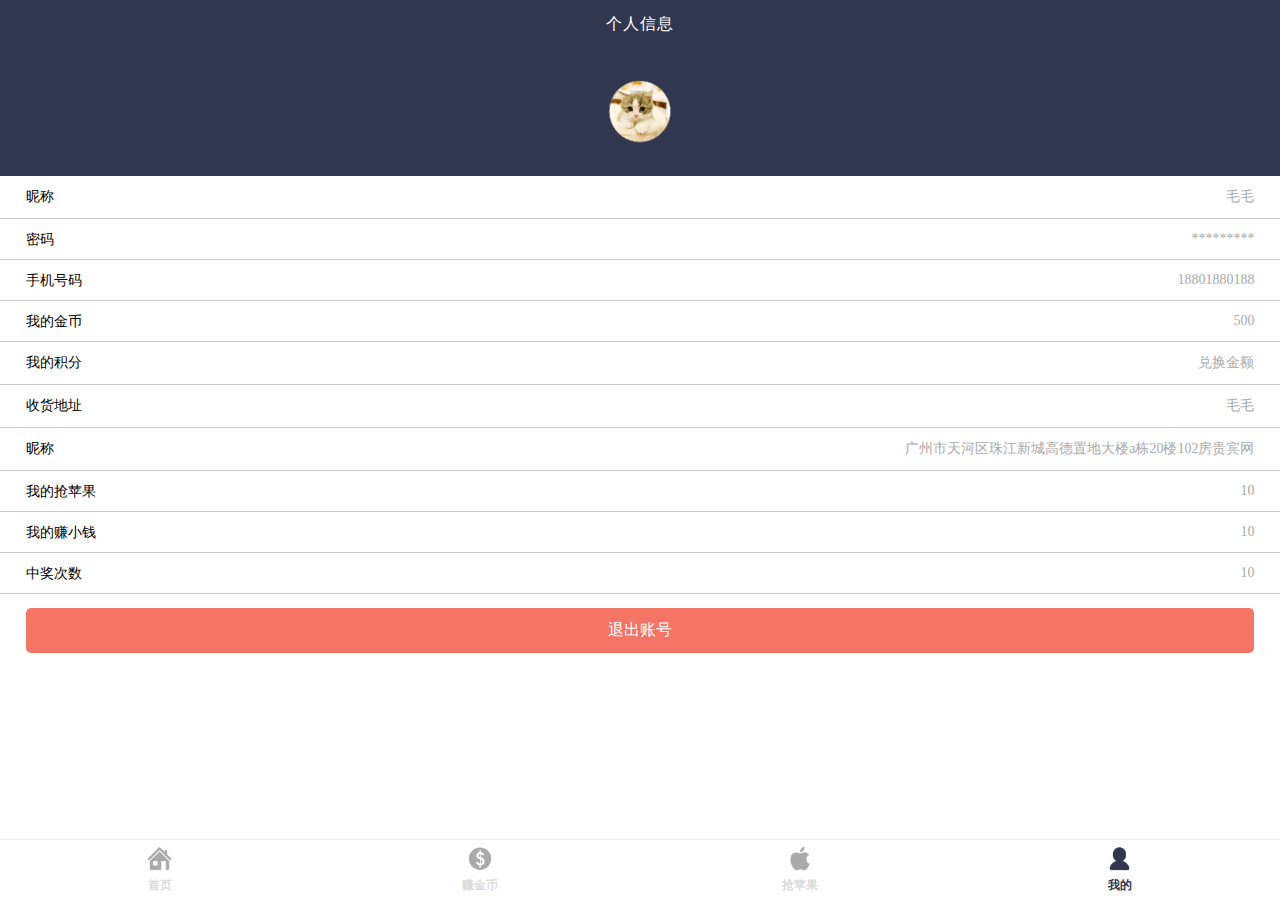
<file: personinfo.html>
<!DOCTYPE html>
<html>
<head>
<meta http-equiv="Content-Type" content="text/html; charset=utf-8" />
<meta name="viewport" content="initial-scale=1.0, maximum-scale=1.0, user-scalable=no" />
<meta name="keywords" content="抢苹果" />
<meta name="description" content="抢苹果" />
<title>抢苹果</title>
<link href="css/public.css" rel="stylesheet" />
</head>
<body class="white-body">
    <header>
        <h1>个人信息</h1>
    </header>
    
    <div class="container">
        <div class="person-img">
            <img src="images/person_touxiang.png" />
        </div>
        <ul class="list-person">
            <li>
                <div class="list-person-title">昵称</div>
                <p>毛毛</p>
            </li>
            <li>
                <div class="list-person-title">密码</div>
                <p>*********</p>
            </li>
            <li>
                <div class="list-person-title">手机号码</div>
                <p>18801880188</p>
            </li>
            <li>
                <div class="list-person-title">我的金币</div>
                <p>500</p>
            </li>
            <li>
                <div class="list-person-title">我的积分</div>
                <p>兑换金额</p>
            </li>
            <li>
                <div class="list-person-title">收货地址</div>
                <p>毛毛</p>
            </li>
            <li>
                <div class="list-person-title">昵称</div>
                <p>广州市天河区珠江新城高德置地大楼a栋20楼102房贵宾网</p>
            </li>
            <li>
                <div class="list-person-title">我的抢苹果</div>
                <p>10</p>
            </li>
            <li>
                <div class="list-person-title">我的赚小钱</div>
                <p>10</p>
            </li>
            <li>
                <div class="list-person-title">中奖次数</div>
                <p>10</p>
            </li>
        </ul>
        <div class="btn btn-success">退出账号</div>
        <div class="space"></div>
    </div>
    
    <footer>
        <ul class="list-footer clearfix">
            <li>
                <a href="index.html">
                    <img src="images/home_page_icon@2x.png" />
                    <h3>首页</h3>
                </a>
            </li>
            <li>
                <a href="earncoins.html">
                    <img src="images/make_money_icon@2x.png" />
                    <h3>赚金币</h3>
                </a>
            </li>
            <li>
                <a href="grapapple.html">
                    <img src="images/apple_icon@2x.png" />
                    <h3>抢苹果</h3>
                </a>
            </li>
            <li class="active">
                <a href="personinfo.html">
                    <img src="images/mine_icon_h@2x.png" />
                    <h3>我的</h3>
                </a>
            </li>
        </ul>
    </footer>
</body>
</html>
</file>
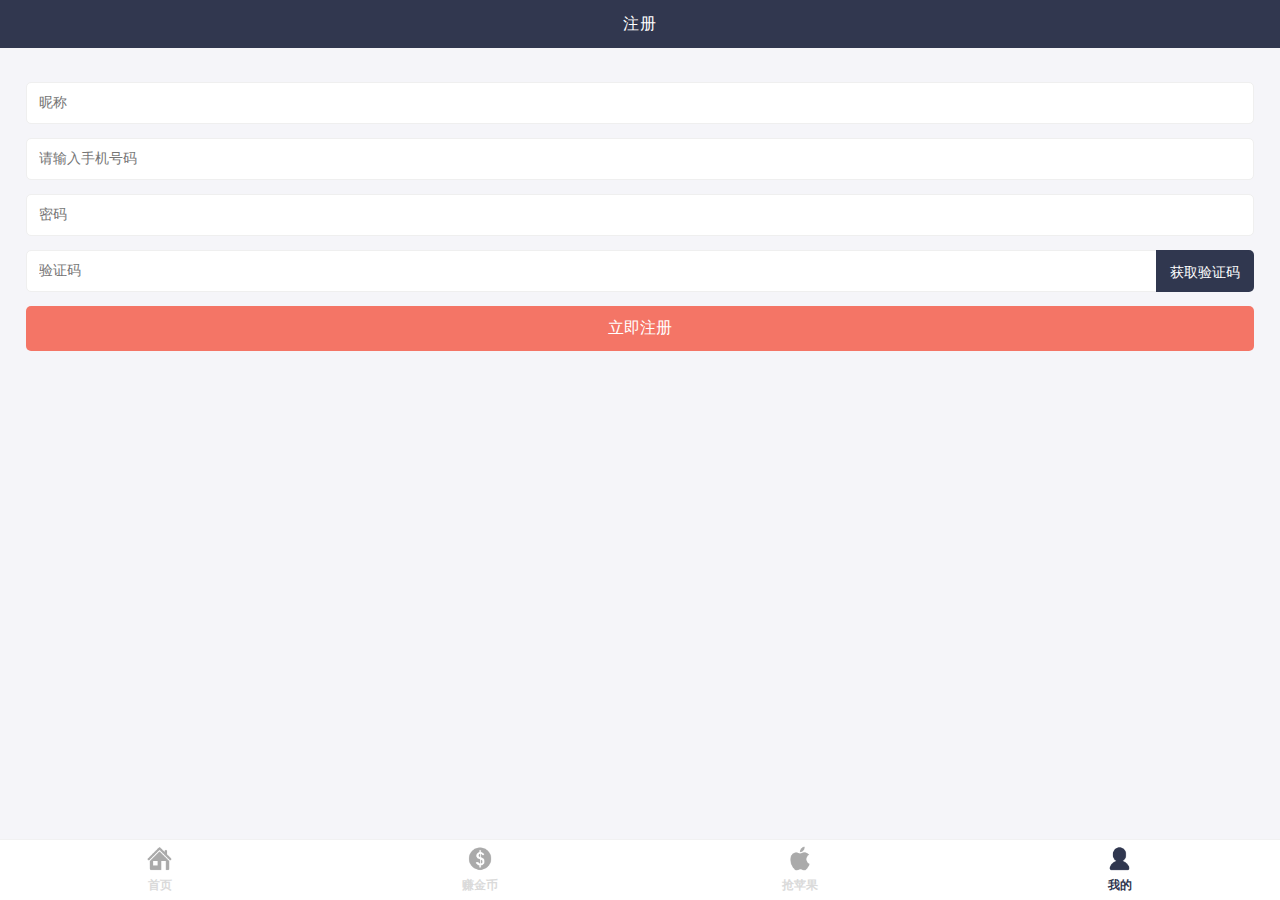
<file: registe.html>
<!DOCTYPE html>
<html>
<head>
<meta http-equiv="Content-Type" content="text/html; charset=utf-8" />
<meta name="viewport" content="initial-scale=1.0, maximum-scale=1.0, user-scalable=no" />
<meta name="keywords" content="抢苹果" />
<meta name="description" content="抢苹果" />
<title>抢苹果</title>
<link href="css/public.css" rel="stylesheet" />
</head>
<body>
    <header>
        <h1>注册</h1>
    </header>
    
    <div class="container b-f5f5f9">
        <div class="dbspace"></div>
        <form id="login-form">
            <input type="text" placeholder="昵称" />
            <input type="text" placeholder="请输入手机号码" />
            <input type="password" placeholder="密码" />
            <div class="relative">
                <input type="text" class="verify-input" placeholder="验证码" />
                <div class="p-right verify">获取验证码</div>
            </div>
            <button class="btn btn-success">立即注册</button>
        </form>
    </div>
    
    <footer>
        <ul class="list-footer clearfix">
            <li>
                <a href="index.html">
                    <img src="images/home_page_icon@2x.png" />
                    <h3>首页</h3>
                </a>
            </li>
            <li>
                <a href="earncoins.html">
                    <img src="images/make_money_icon@2x.png" />
                    <h3>赚金币</h3>
                </a>
            </li>
            <li>
                <a href="grapapple.html">
                    <img src="images/apple_icon@2x.png" />
                    <h3>抢苹果</h3>
                </a>
            </li>
            <li class="active">
                <a href="personinfo.html">
                    <img src="images/mine_icon_h@2x.png" />
                    <h3>我的</h3>
                </a>
            </li>
        </ul>
    </footer>
</body>
</html>
</file>
<file: css/public.css>
@charset "UTF-8";
*{margin:0; padding:0; vertical-align:baseline; list-style:none; font-family: 微软雅黑;}
html{}
body{background: #f5f5f9;}
img{border:0; vertical-align: middle;}
a{color:#333; text-decoration: none; cursor:pointer;}
a:hover{text-decoration: underline;}
table{border-collapse:collapse; width:100%; border:1px solid #ccc;}
table td, table th{padding:10px 5px; vertical-align:middle; text-align: center;}
table th{background:#f2f2f2; text-align:center; font-weight: bold;}
input[type='text'], input[type='password'], textarea{display: block; position:relative; width:96%; margin:14px auto; padding:12px; border:1px solid #efefef; box-sizing:border-box; border-radius:5px; font-family: 微软雅黑; font-size: 14px; overflow: hidden;}
select{padding:7px; border:1px solid #ccc; border-radius:5px;}
ul, li, ol, dl, dt, dd{list-style: none;}

input[type='text'].full-input, input[type='password'].full-input{width:100%; border-radius: 0;}
input[type='text'].text-input{width:100%; padding-left: 105px; border-radius: 0; color: #aaaaaa;}
.text-tips{position: absolute; top:0; left: 0; height: 100%; padding:0 10px; line-height: 45px; font-size: 14px;}
body.white-body{background: #fff;}
/*float and clear flaot*/
.left{float:left;}
.right{float:right;}
.clear{clear:both;}
.clearfix:after {clear:both; content:"."; display:block; height:0; visibility:hidden;}
.clearfix { zoom:1; } /* for IE6 IE7 */

/*position*/
.relative{position: relative;}
.absolute{position: absolute; top:0; left:0;}
.p-right{position: absolute; top:0; right:0;}
.fixed{position: fixed;}

/*display*/
.hide{display: none;}
.block{display: block;}
.inline-block{display:inline-block;}
.border-box{box-sizing:border-box;}
.padding-box{box-sizing:padding-box;}
.full{width: 100%;}
.half{width:58%;}
.w-96{width: 96%; margin: 0 auto;}
.w-90{width: 90%; margin: 0 auto;}
.w-100{width:100px;}
.center{margin:0 auto;}
.space{height:10px;}
.dbspace{height: 20px;}

/*height*/
.h-42{height:42px;}

/*margin*/
.no-margin:{margin:0;}
.no-margin-top:{margin-top: 0;}
.m-top-14{margin-top: 14px;}

/*padding*/
.no-padding:{padding:0;}
.no-padding-top:{padding-top: 0;}
.p-top-5{padding-top:5px;}
.p-top-10{padding-top:10px;}
.p-top-15{padding-top:15px;}

/*line*/
.line{height: 1px; margin:14px 0; background: #e2e2e2;}

/*font*/
.bold{font-weight: bold;}
.normal{font-weight: normal;}
.middle{vertical-align: middle;}
.f-songti{font-family: 宋体;}
.f-yahei{font-family: 微软雅黑;}
.f-34{font-size: 34px;}
.f-32{font-size: 32px;}
.f-30{font-size: 30px;}
.f-28{font-size: 28px;}
.f-26{font-size: 26px;}
.f-24{font-size: 24px;}
.f-22{font-size: 22px;}
.f-20{font-size: 20px;}
.f-18{font-size: 18px;}
.f-16{font-size: 16px;}
.f-14{font-size: 14px;}
.f-12{font-size: 12px;}

/*text-position*/
.t-center{text-align: center;}
.t-right{text-align: right;}
.t-left{text-align: left;}

/*line-height*/
.l-45{line-height: 45px;}
.l-30{line-height: 30px;}
.l-20{line-height: 20px;}
.l-18{line-height: 18px;}
.l-16{line-height: 16px;}

/*color*/
.red{color:#f00;}
.white{color:#fff;}
.black{color:#000;}
.c-333333{color: #333333;}
.c-666666{color: #666666;}
.c-ff6600{color: #ff6600;}
.c-fe0002{color: #fe0002;}
.c-cc9900{color: #cc9900;}
.c-0066cc{color:#0066cc;}
.c-aaaaaa{color:#aaaaaa;}

/*background*/
.b-aaaaaa{background: #aaaaaa;}
.b-f5f5f9{background: #f5f5f9;}

/*col*/
.rows{display: table; width:100%;}
.col-1{width:8.33333%; float:left; box-sizing: border-box;}
.col-15{width:12.5%; float:left; box-sizing: border-box;}
.col-2{width:16.666666%; float:left; box-sizing: border-box;}
.col-3{width:25%; float:left; box-sizing: border-box;}
.col-4{width:33.33333%; float:left; box-sizing: border-box;}
.col-5{width:41.666666%; float:left; box-sizing: border-box;}
.col-6{width:50%; float:left; box-sizing: border-box;}
.col-7{width:58.333333%; float:left; box-sizing: border-box;}
.col-8{width:66.666666%; float:left; box-sizing: border-box;}
.col-9{width:75%; float:left; box-sizing: border-box;}
.col-10{width:83.33333%; float:left; box-sizing: border-box;}
.col-11{width:91.666666%; float:left; box-sizing: border-box;}
.col-12{width:100%; float:left; box-sizing: border-box;}

/*btn*/
.btn{position: relative; display: block; width:96%; margin: 14px auto; padding:12px 0; box-sizing: border-box;  border:0; border-radius: 5px; text-align: center; background:#fff; color:#000; cursor: pointer; font-family: 微软雅黑; font-size: 16px;}
.btn-success{background: #f47566; color:#fff;}
.btn-fail{background: #a6a6a6; color:#fff;}
.btn-default{background: #30374f; color:#fff;}


/*header*/
header{position:fixed;	width:100%;	top:0; letter-spacing:1px;background:#31374f; color:#fff; z-index: 1;}
header h1{height:48px;line-height:48px;text-align:center; font-weight: normal; font-size:16px;}
header .return{display: block; position: absolute; top:0; left:0; width:10px; height:10px; margin:20px 0 0 20px; border-top:2px solid #fff; border-left:2px solid #fff; transform: rotate(-45deg);}
header .h-right{display: block; position: absolute; top:0; right:0; height: 100%; padding:0 10px; line-height: 48px; font-size: 14px;}

/*footer*/
footer{position: fixed; bottom:0; width:100%; background: #fff; z-index: 1;}
.list-footer{padding-top: 6px; border-top:1px solid #f1f1f2;}
.list-footer li{float:left; width:25%; text-align: center;}
.list-footer a{display: block;}
.list-footer img{width:30px;}
.list-footer h3{padding:6px 0; color:#dadada; font-size: 12px; font-weight: normal; font-family: 微软雅黑; font-weight: bold;}
.list-footer li.active h3{color:#31374f;}

/*container*/
.container{margin:48px auto 60px;}
.white-container{background: #fff;}

.list-home li{float:left; width:33.3333%; box-sizing: border-box; border-right:1px solid #e2e2e2; border-bottom:1px solid #e2e2e2; text-align: center; font-family: 微软雅黑;}
.list-home img{display: block; width:80px; height: 80px; margin:5px auto;}
.list-home h3{font-size: 14px; color:#97a0af;}
.list-home h4{padding:2px 0 14px; font-size: 12px; color:#c7ccd2;}

.description{width:96%; margin:0 auto; line-height: 18px; font-size: 14px; color: #aaa; font-family: 微软雅黑;}

.list-active{width:96%; margin:0 auto; border-top:1px solid #e1e1e1; font-family: 微软雅黑; font-size: 14px;}
.list-active li{padding:14px 0; border-bottom: 1px solid #e1e1e1;}
.list-active-left{position: relative; float: left; width: 90px; border: 1px solid #e1f1f1;}
.list-active-left img{width:100%;}
.list-active-left h5{position: absolute; bottom:0; left:0; width:100%; padding:2px; box-sizing: border-box;  background: #000; opacity: 0.8; color:#fff; text-align: center; font-size: 12px; font-weight: normal;}
.list-active-right{position:relative; padding-left: 100px; line-height: top;}
.list-active-status{position: absolute; top:50%; right:10px;}
.status{width:40px; height:40px; margin-top: -20px; padding: 5px; line-height: 32px; box-sizing: border-box;border-radius: 50%; border:1px solid #ccc; font-size:14px; font-weight: bold; text-align: center;}
.status-ing{border:0; background: #f47566; color:#fff;}
.status-end{border:0; background: #a6a6a6; color:#fff;}

.modal{display: none; width:100%; margin:0 auto; font-family: 微软雅黑; font-size:14px;}
.modal-title{padding:10px 0; color:#fff; background: #31374f;}
.modal-content{margin:10px 0;}

.modal-sign{}
.list-sign{padding-bottom: 10px;}
.list-sign li{padding-left: 20px; box-sizing: border-box; line-height: 34px; border-bottom: 1px solid #e2e2e2; text-align: left;}

.modal-tips p{margin-left:20px; line-height: 24px; font-size: 16px; text-align: left;}

.verify{position: absolute; top:0; right:2%; height:100%; padding:0 14px; line-height: 45px; font-size: 14px; background: #30374f; color:#fff; border-top-right-radius: 5px; border-bottom-right-radius: 5px;}
input.verify-input{padding-right: 110px;}
.game-over-info{margin:50px auto 30px;line-height: 35px; text-align: center; font-size: 18px; }
.person-img{background: #30374f;}
.person-img img{display: block; width:64px; height: 64px; margin:0 auto; padding:32px 0; border-radius: 50%;}

.list-person{}
.list-person li{position: relative; width:100%; margin:0 auto; padding:12px 2% 12px 80px; box-sizing: border-box;  border-bottom:1px solid #cccdc8; text-align: right; font-size: 14px; color: #aaa; background: #fff;}
.list-person-title{position: absolute; top:12px; left:2%; color:#000;} 

.list-record{}
.list-record li{position: relative; border-bottom: 1px solid #dedede; font-size: 14px; text-align: center;}
.list-record-left{position: absolute;top:0; left:0; height: 100%; width:88px;  border-right:1px dashed #dedede;}
.list-record-time{position: absolute; top:50%; padding:0 10px; margin-top:-16px; box-sizing: border-box; font-size: 12px;}
.list-record-cicle{position: absolute; top:50%; right:-7px; width:6px; height: 6px; margin-top:-6px; border:3px solid #1fbba6; border-radius: 50%;}
.list-record-right{padding:14px 10px 14px 100px; text-align: left;}

.progress{height:10px;overflow:hidden;background-color:#f5f5f5;}
.progress-bar{float:left;width:0;height:100%;font-size:0;line-height:10px;color:#fff;text-align:center;background-color:#428bca;-webkit-transition:width .6s ease;-o-transition:width .6s ease;transition:width .6s ease}
</file>
